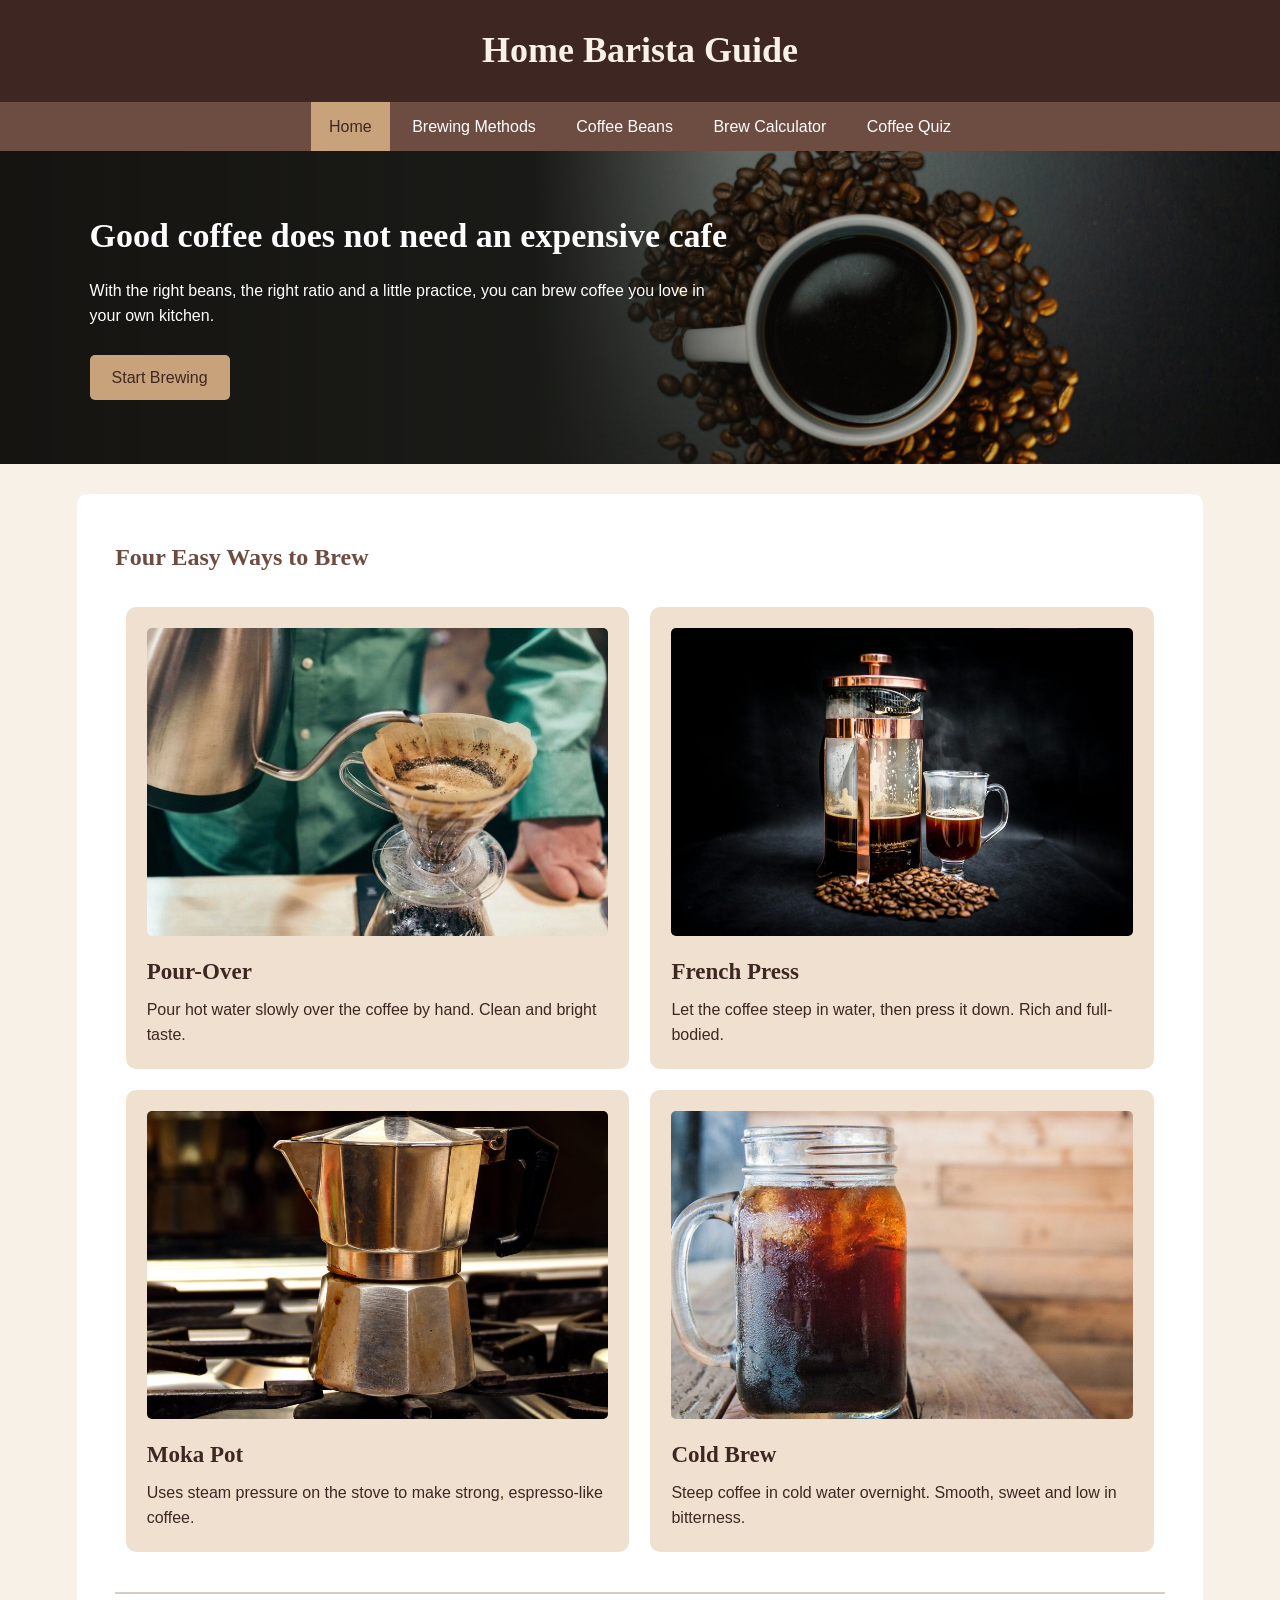
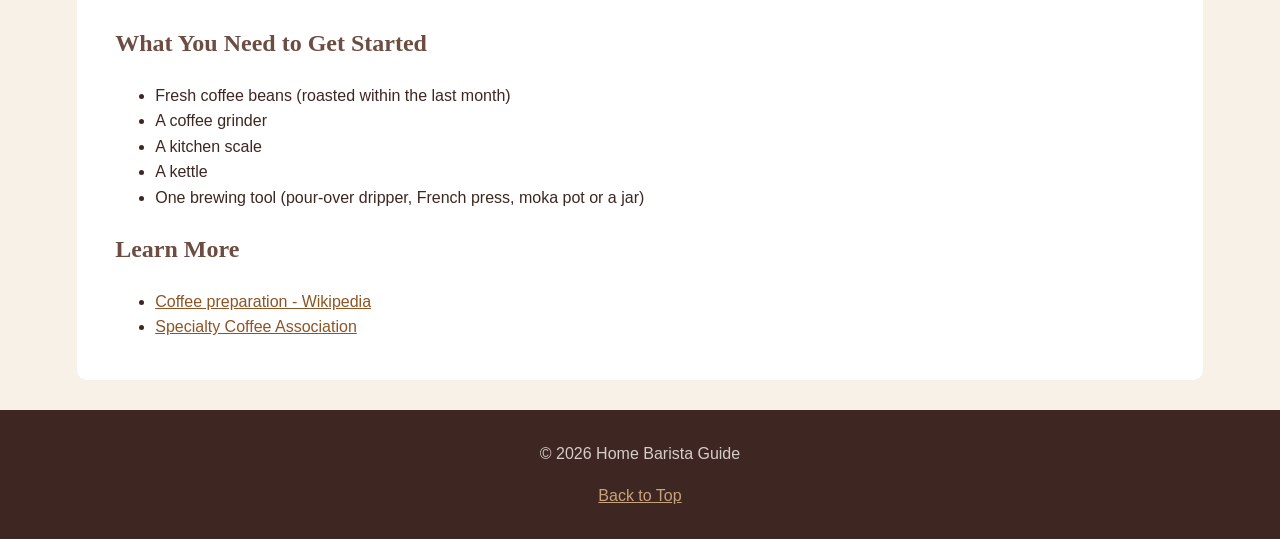
<file: index.html>
<!DOCTYPE html>
<html lang="en">
<head>
    <meta charset="UTF-8">
    <meta name="viewport" content="width=device-width, initial-scale=1.0">
    <title>Home Barista Guide | Home</title>
    <link rel="stylesheet" href="style.css">
</head>
<body>
    <!-- Header: same on every page -->
    <div class="header" id="top">
        <h1>Home Barista Guide</h1>
    </div>

    <!-- Navigation menu: links to all pages -->
    <ul class="nav">
        <li><a class="current" href="index.html">Home</a></li>
        <li><a href="methods.html">Brewing Methods</a></li>
        <li><a href="beans.html">Coffee Beans</a></li>
        <li><a href="calculator.html">Brew Calculator</a></li>
        <li><a href="quiz.html">Coffee Quiz</a></li>
    </ul>

    <!-- Hero section with background image -->
    <div class="hero">
        <div class="hero-text">
            <h2>Good coffee does not need an expensive cafe</h2>
            <p>With the right beans, the right ratio and a little practice,
               you can brew coffee you love in your own kitchen.</p>
            <a class="button" href="methods.html">Start Brewing</a>
        </div>
    </div>

    <div class="content">
        <!-- 2 x 2 grid layout made with div elements -->
        <h2>Four Easy Ways to Brew</h2>
        <div class="row">
            <div class="box">
                <img src="images/pourover.jpg" alt="A pour-over dripper sitting on a glass coffee server">
                <h3><a href="methods.html#pour-over">Pour-Over</a></h3>
                <p>Pour hot water slowly over the coffee by hand. Clean and bright taste.</p>
            </div>
            <div class="box">
                <img src="images/frenchpress.jpg" alt="A glass French press with a metal plunger">
                <h3><a href="methods.html#french-press">French Press</a></h3>
                <p>Let the coffee steep in water, then press it down. Rich and full-bodied.</p>
            </div>
        </div>
        <div class="row">
            <div class="box">
                <img src="images/mokapot.jpg" alt="A silver moka pot on a stove">
                <h3><a href="methods.html#moka-pot">Moka Pot</a></h3>
                <p>Uses steam pressure on the stove to make strong, espresso-like coffee.</p>
            </div>
            <div class="box">
                <img src="images/coldbrew.jpg" alt="A glass jar of cold brew coffee with ice cubes">
                <h3><a href="methods.html#cold-brew">Cold Brew</a></h3>
                <p>Steep coffee in cold water overnight. Smooth, sweet and low in bitterness.</p>
            </div>
        </div>

        <hr>

        <h2>What You Need to Get Started</h2>
        <ul>
            <li>Fresh coffee beans (roasted within the last month)</li>
            <li>A coffee grinder</li>
            <li>A kitchen scale</li>
            <li>A kettle</li>
            <li>One brewing tool (pour-over dripper, French press, moka pot or a jar)</li>
        </ul>

        <h2>Learn More</h2>
        <ul>
            <li><a href="https://en.wikipedia.org/wiki/Coffee_preparation" target="_blank">Coffee preparation - Wikipedia</a></li>
            <li><a href="https://sca.coffee/" target="_blank">Specialty Coffee Association</a></li>
        </ul>
    </div>

    <!-- Footer: same on every page -->
    <div class="footer">
        <p>&copy; 2026 Home Barista Guide</p>
        <p><a href="#top">Back to Top</a></p>
    </div>
</body>
</html>
</file>
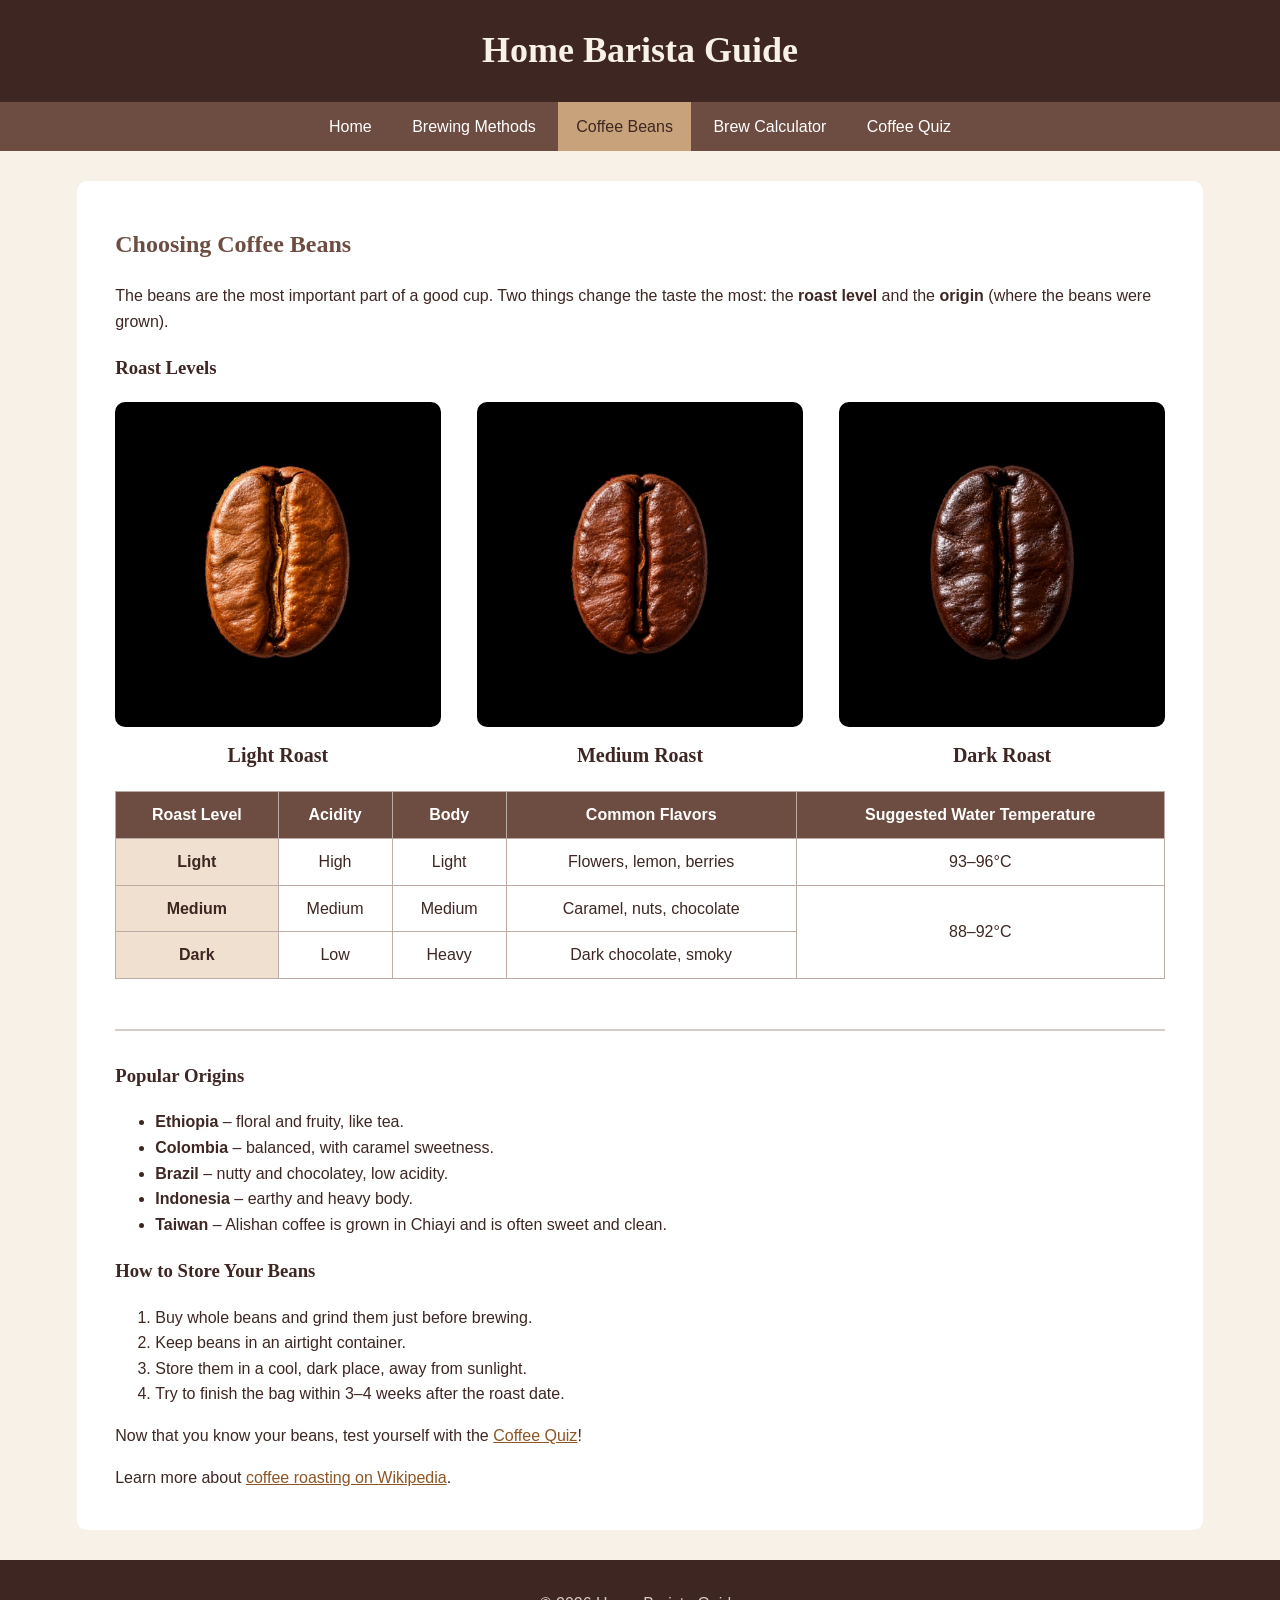
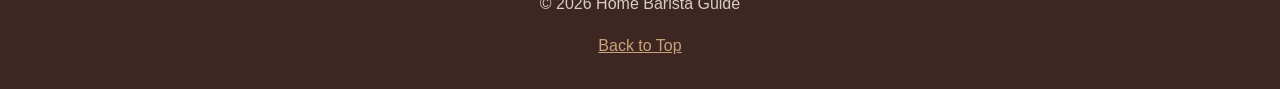
<file: beans.html>
<!DOCTYPE html>
<html lang="en">
<head>
    <meta charset="UTF-8">
    <meta name="viewport" content="width=device-width, initial-scale=1.0">
    <title>Home Barista Guide | Coffee Beans</title>
    <link rel="stylesheet" href="style.css">
</head>
<body>
    <div class="header" id="top">
        <h1>Home Barista Guide</h1>
    </div>

    <ul class="nav">
        <li><a href="index.html">Home</a></li>
        <li><a href="methods.html">Brewing Methods</a></li>
        <li><a class="current" href="beans.html">Coffee Beans</a></li>
        <li><a href="calculator.html">Brew Calculator</a></li>
        <li><a href="quiz.html">Coffee Quiz</a></li>
    </ul>

    <div class="content">
        <h2>Choosing Coffee Beans</h2>
        <p>The beans are the most important part of a good cup. Two things change the taste the most:
           the <strong>roast level</strong> and the <strong>origin</strong> (where the beans were grown).</p>

        <!-- Photo gallery with overlay fade on hover -->
        <h3>Roast Levels</h3>
        <div class="gallery">
            <div class="photo">
                <img src="images/light-roast.jpg" alt="Light roast coffee bean">
                <div class="overlay">
                    <p>Fruity and sour. Best for pour-over.</p>
                </div>
                <h4>Light Roast</h4>
            </div>
            <div class="photo">
                <img src="images/medium-roast.jpg" alt="Medium roast coffee bean">
                <div class="overlay">
                    <p>Sweet and balanced. Good for any method.</p>
                </div>
                <h4>Medium Roast</h4>
            </div>
            <div class="photo">
                <img src="images/dark-roast.jpg" alt="Dark roast coffee bean">
                <div class="overlay">
                    <p>Bitter and smoky. Great with milk.</p>
                </div>
                <h4>Dark Roast</h4>
            </div>
        </div>

        <!-- Roast level table -->
        <div class="table-wrap">
        <table>
            <thead>
                <tr>
                    <th>Roast Level</th>
                    <th>Acidity</th>
                    <th>Body</th>
                    <th>Common Flavors</th>
                    <th>Suggested Water Temperature</th>
                </tr>
            </thead>
            <tbody>
                <tr>
                    <th>Light</th>
                    <td>High</td>
                    <td>Light</td>
                    <td>Flowers, lemon, berries</td>
                    <td>93&ndash;96&deg;C</td>
                </tr>
                <tr>
                    <th>Medium</th>
                    <td>Medium</td>
                    <td>Medium</td>
                    <td>Caramel, nuts, chocolate</td>
                    <td rowspan="2">88&ndash;92&deg;C</td>
                </tr>
                <tr>
                    <th>Dark</th>
                    <td>Low</td>
                    <td>Heavy</td>
                    <td>Dark chocolate, smoky</td>
                </tr>
            </tbody>
        </table>
        </div>

        <hr>

        <h3>Popular Origins</h3>
        <ul>
            <li><strong>Ethiopia</strong> &ndash; floral and fruity, like tea.</li>
            <li><strong>Colombia</strong> &ndash; balanced, with caramel sweetness.</li>
            <li><strong>Brazil</strong> &ndash; nutty and chocolatey, low acidity.</li>
            <li><strong>Indonesia</strong> &ndash; earthy and heavy body.</li>
            <li><strong>Taiwan</strong> &ndash; Alishan coffee is grown in Chiayi and is often sweet and clean.</li>
        </ul>

        <h3>How to Store Your Beans</h3>
        <ol>
            <li>Buy whole beans and grind them just before brewing.</li>
            <li>Keep beans in an airtight container.</li>
            <li>Store them in a cool, dark place, away from sunlight.</li>
            <li>Try to finish the bag within 3&ndash;4 weeks after the roast date.</li>
        </ol>

        <p>Now that you know your beans, test yourself with the <a href="quiz.html">Coffee Quiz</a>!</p>
        <p>Learn more about <a href="https://en.wikipedia.org/wiki/Coffee_roasting" target="_blank">coffee roasting on Wikipedia</a>.</p>
    </div>

    <div class="footer">
        <p>&copy; 2026 Home Barista Guide</p>
        <p><a href="#top">Back to Top</a></p>
    </div>
</body>
</html>
</file>
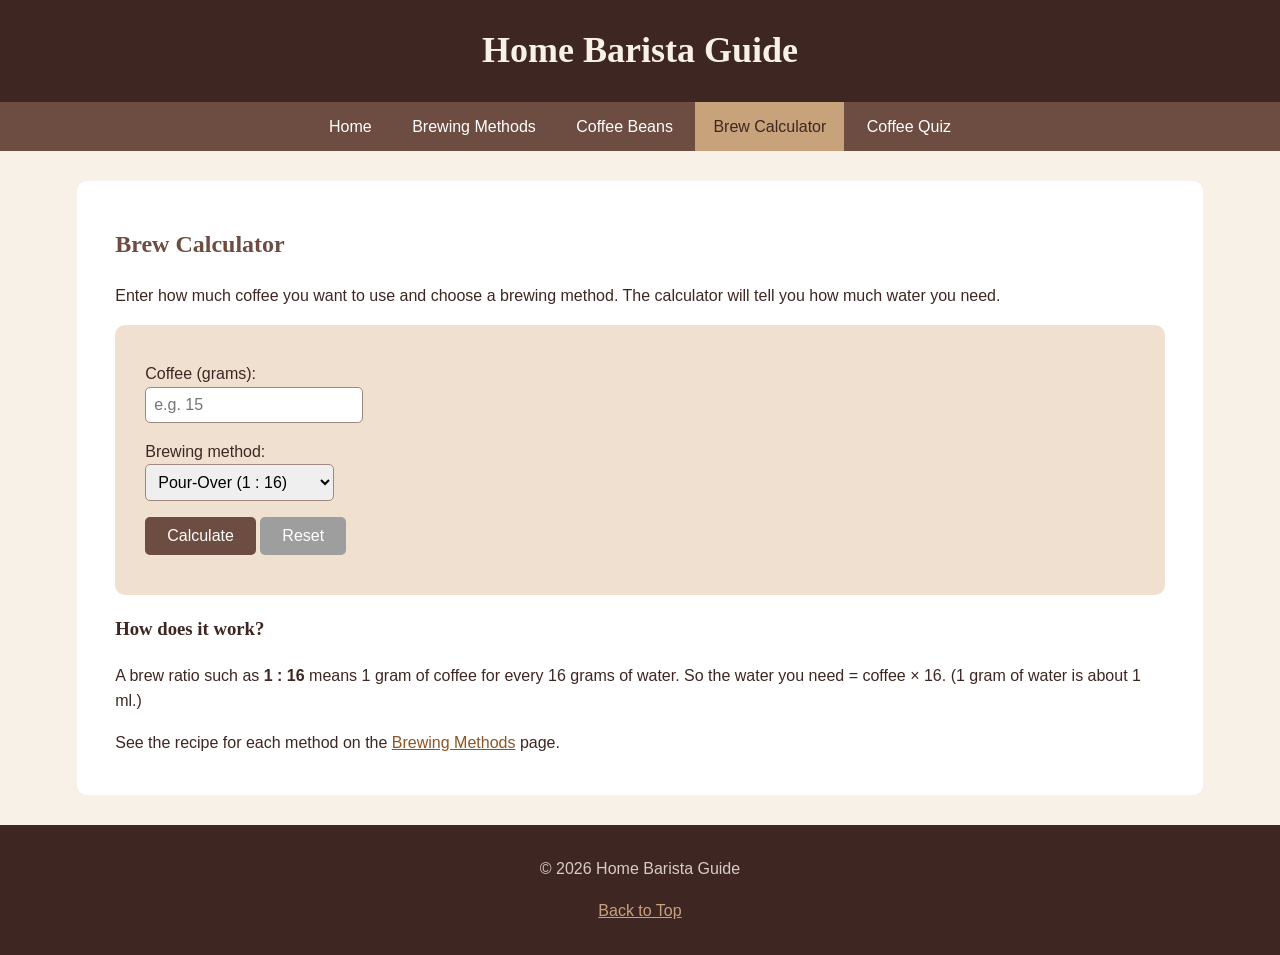
<file: calculator.html>
<!DOCTYPE html>
<html lang="en">
<head>
    <meta charset="UTF-8">
    <meta name="viewport" content="width=device-width, initial-scale=1.0">
    <title>Home Barista Guide | Brew Calculator</title>
    <link rel="stylesheet" href="style.css">
</head>
<body>
    <div class="header" id="top">
        <h1>Home Barista Guide</h1>
    </div>

    <ul class="nav">
        <li><a href="index.html">Home</a></li>
        <li><a href="methods.html">Brewing Methods</a></li>
        <li><a href="beans.html">Coffee Beans</a></li>
        <li><a class="current" href="calculator.html">Brew Calculator</a></li>
        <li><a href="quiz.html">Coffee Quiz</a></li>
    </ul>

    <div class="content">
        <h2>Brew Calculator</h2>
        <p>Enter how much coffee you want to use and choose a brewing method.
           The calculator will tell you how much water you need.</p>

        <div class="tool-box">
            <p>
                Coffee (grams):<br>
                <input type="number" id="coffeeInput" placeholder="e.g. 15">
            </p>
            <p>
                Brewing method:<br>
                <select id="methodSelect">
                    <option value="16">Pour-Over (1 : 16)</option>
                    <option value="14">French Press (1 : 14)</option>
                    <option value="7">Moka Pot (1 : 7)</option>
                    <option value="10">Cold Brew (1 : 10)</option>
                </select>
            </p>
            <button onclick="calculateWater()">Calculate</button>
            <button class="gray" onclick="resetCalculator()">Reset</button>

            <!-- JavaScript will write the answer here -->
            <div id="result" class="result"></div>
        </div>

        <h3>How does it work?</h3>
        <p>A brew ratio such as <strong>1 : 16</strong> means 1 gram of coffee for every 16 grams of water.
           So the water you need = coffee &times; 16. (1 gram of water is about 1 ml.)</p>
        <p>See the recipe for each method on the <a href="methods.html#compare">Brewing Methods</a> page.</p>
    </div>

    <div class="footer">
        <p>&copy; 2026 Home Barista Guide</p>
        <p><a href="#top">Back to Top</a></p>
    </div>

    <script src="calculator.js"></script>
</body>
</html>
</file>
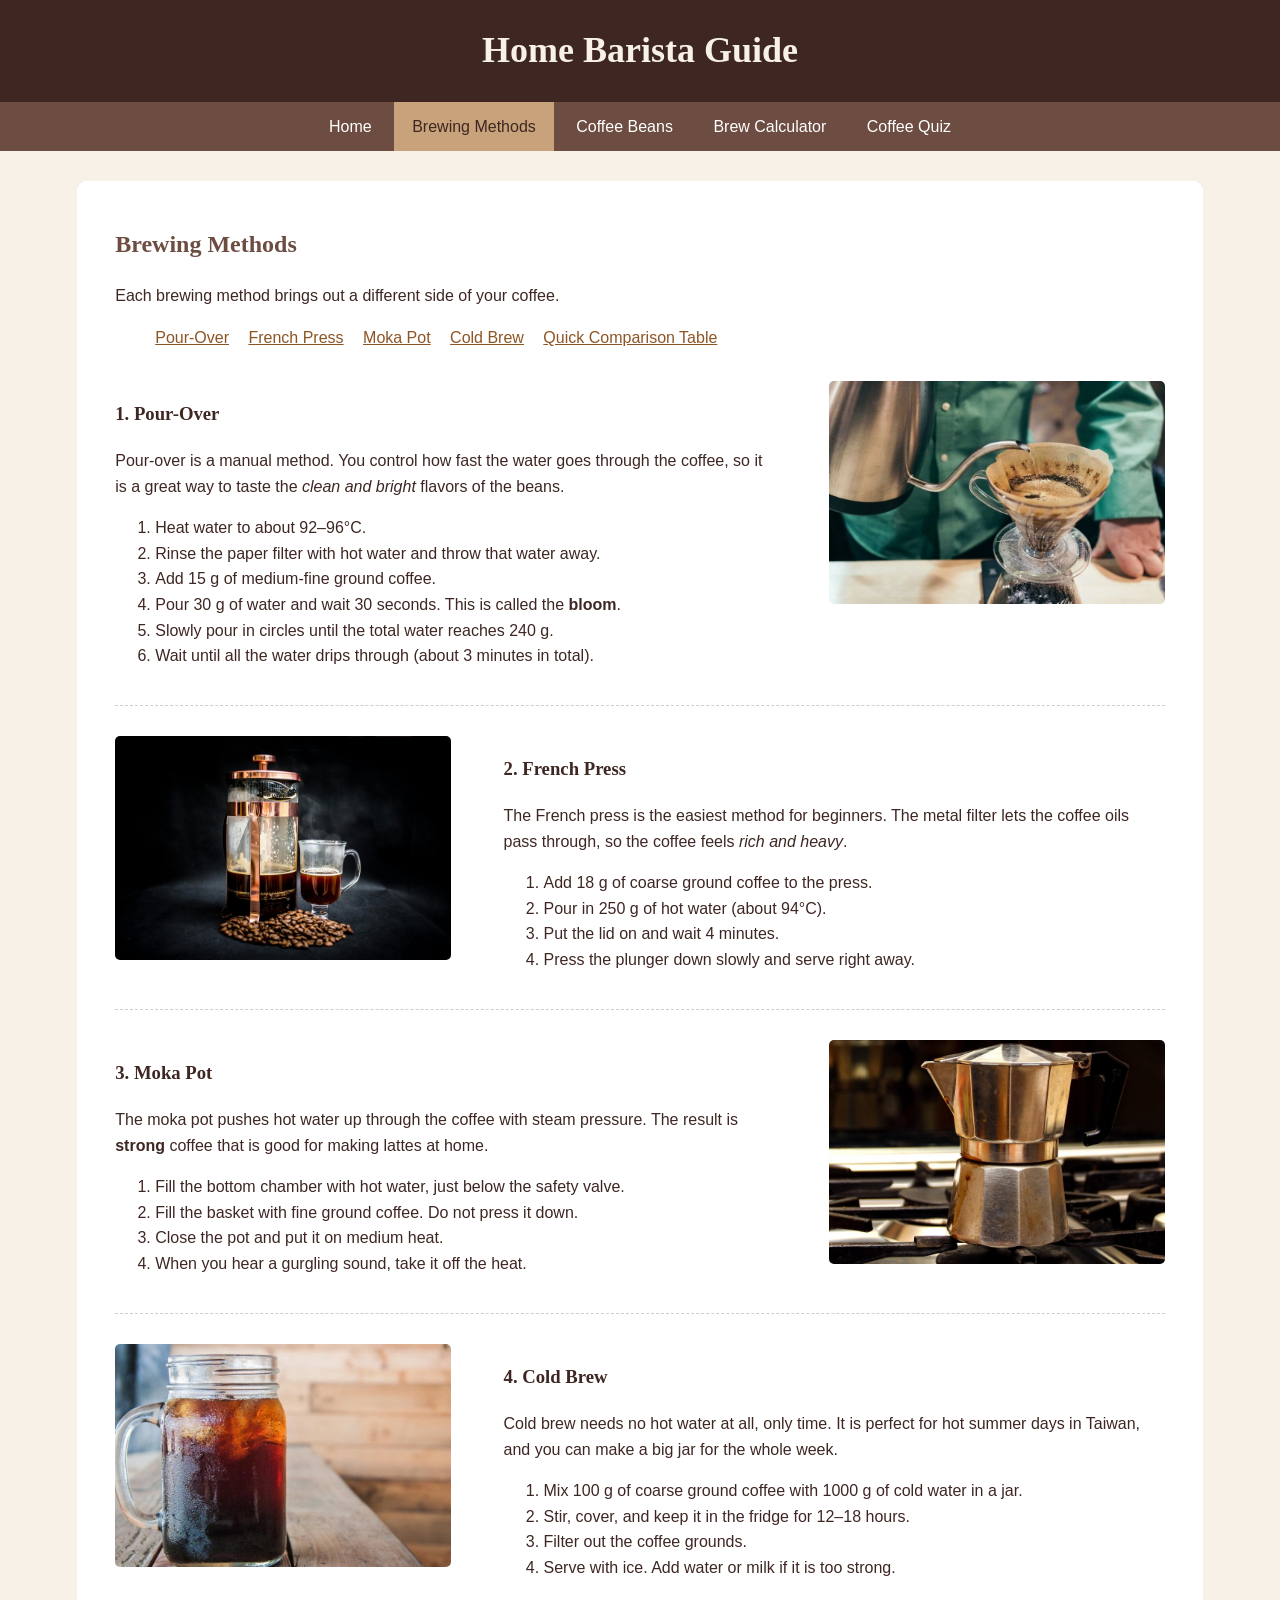
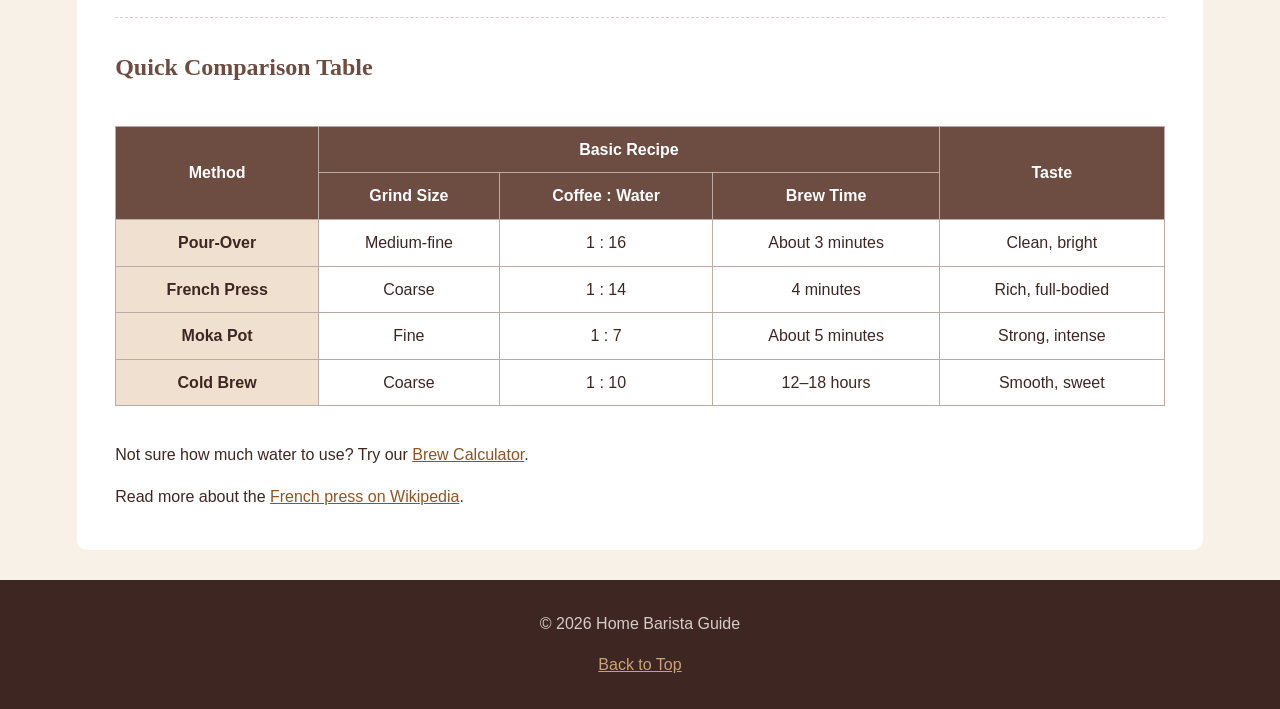
<file: methods.html>
<!DOCTYPE html>
<html lang="en">
<head>
    <meta charset="UTF-8">
    <meta name="viewport" content="width=device-width, initial-scale=1.0">
    <title>Home Barista Guide | Brewing Methods</title>
    <link rel="stylesheet" href="style.css">
</head>
<body>
    <div class="header" id="top">
        <h1>Home Barista Guide</h1>
    </div>

    <ul class="nav">
        <li><a href="index.html">Home</a></li>
        <li><a class="current" href="methods.html">Brewing Methods</a></li>
        <li><a href="beans.html">Coffee Beans</a></li>
        <li><a href="calculator.html">Brew Calculator</a></li>
        <li><a href="quiz.html">Coffee Quiz</a></li>
    </ul>

    <div class="content">
        <h2>Brewing Methods</h2>
        <p>Each brewing method brings out a different side of your coffee.</p>

        <!-- Internal links to sections on this page -->
        <ul class="jump-links">
            <li><a href="#pour-over">Pour-Over</a></li>
            <li><a href="#french-press">French Press</a></li>
            <li><a href="#moka-pot">Moka Pot</a></li>
            <li><a href="#cold-brew">Cold Brew</a></li>
            <li><a href="#compare">Quick Comparison Table</a></li>
        </ul>

        <!-- Pour-over: image floats to the right -->
        <div class="method clearfix" id="pour-over">
            <img class="float-right" src="images/pourover.jpg" alt="A pour-over dripper sitting on a glass coffee server">
            <h3>1. Pour-Over</h3>
            <p>Pour-over is a manual method. You control how fast the water goes through
               the coffee, so it is a great way to taste the <em>clean and bright</em> flavors of the beans.</p>
            <ol>
                <li>Heat water to about 92&ndash;96&deg;C.</li>
                <li>Rinse the paper filter with hot water and throw that water away.</li>
                <li>Add 15 g of medium-fine ground coffee.</li>
                <li>Pour 30 g of water and wait 30 seconds. This is called the <strong>bloom</strong>.</li>
                <li>Slowly pour in circles until the total water reaches 240 g.</li>
                <li>Wait until all the water drips through (about 3 minutes in total).</li>
            </ol>
        </div>

        <!-- French press: image floats to the left -->
        <div class="method clearfix" id="french-press">
            <img class="float-left" src="images/frenchpress.jpg" alt="A glass French press with a metal plunger">
            <h3>2. French Press</h3>
            <p>The French press is the easiest method for beginners. The metal filter lets the coffee
               oils pass through, so the coffee feels <em>rich and heavy</em>.</p>
            <ol>
                <li>Add 18 g of coarse ground coffee to the press.</li>
                <li>Pour in 250 g of hot water (about 94&deg;C).</li>
                <li>Put the lid on and wait 4 minutes.</li>
                <li>Press the plunger down slowly and serve right away.</li>
            </ol>
        </div>

        <!-- Moka pot: image floats to the right -->
        <div class="method clearfix" id="moka-pot">
            <img class="float-right" src="images/mokapot.jpg" alt="A silver moka pot on a stove">
            <h3>3. Moka Pot</h3>
            <p>The moka pot pushes hot water up through the coffee with steam pressure.
               The result is <strong>strong</strong> coffee that is good for making lattes at home.</p>
            <ol>
                <li>Fill the bottom chamber with hot water, just below the safety valve.</li>
                <li>Fill the basket with fine ground coffee. Do not press it down.</li>
                <li>Close the pot and put it on medium heat.</li>
                <li>When you hear a gurgling sound, take it off the heat.</li>
            </ol>
        </div>

        <!-- Cold brew: image floats to the left -->
        <div class="method clearfix" id="cold-brew">
            <img class="float-left" src="images/coldbrew.jpg" alt="A glass jar of cold brew coffee with ice cubes">
            <h3>4. Cold Brew</h3>
            <p>Cold brew needs no hot water at all, only time. It is perfect for hot summer days
               in Taiwan, and you can make a big jar for the whole week.</p>
            <ol>
                <li>Mix 100 g of coarse ground coffee with 1000 g of cold water in a jar.</li>
                <li>Stir, cover, and keep it in the fridge for 12&ndash;18 hours.</li>
                <li>Filter out the coffee grounds.</li>
                <li>Serve with ice. Add water or milk if it is too strong.</li>
            </ol>
        </div>

        <!-- Comparison table -->
        <h2 id="compare">Quick Comparison Table</h2>
        <div class="table-wrap">
        <table>
            <thead>
                <tr>
                    <th rowspan="2">Method</th>
                    <th colspan="3">Basic Recipe</th>
                    <th rowspan="2">Taste</th>
                </tr>
                <tr>
                    <th>Grind Size</th>
                    <th>Coffee : Water</th>
                    <th>Brew Time</th>
                </tr>
            </thead>
            <tbody>
                <tr>
                    <th>Pour-Over</th>
                    <td>Medium-fine</td>
                    <td>1 : 16</td>
                    <td>About 3 minutes</td>
                    <td>Clean, bright</td>
                </tr>
                <tr>
                    <th>French Press</th>
                    <td>Coarse</td>
                    <td>1 : 14</td>
                    <td>4 minutes</td>
                    <td>Rich, full-bodied</td>
                </tr>
                <tr>
                    <th>Moka Pot</th>
                    <td>Fine</td>
                    <td>1 : 7</td>
                    <td>About 5 minutes</td>
                    <td>Strong, intense</td>
                </tr>
                <tr>
                    <th>Cold Brew</th>
                    <td>Coarse</td>
                    <td>1 : 10</td>
                    <td>12&ndash;18 hours</td>
                    <td>Smooth, sweet</td>
                </tr>
            </tbody>
        </table>
        </div>
        <p>Not sure how much water to use? Try our <a href="calculator.html">Brew Calculator</a>.</p>
        <p>Read more about the <a href="https://en.wikipedia.org/wiki/French_press" target="_blank">French press on Wikipedia</a>.</p>
    </div>

    <div class="footer">
        <p>&copy; 2026 Home Barista Guide</p>
        <p><a href="#top">Back to Top</a></p>
    </div>
</body>
</html>
</file>
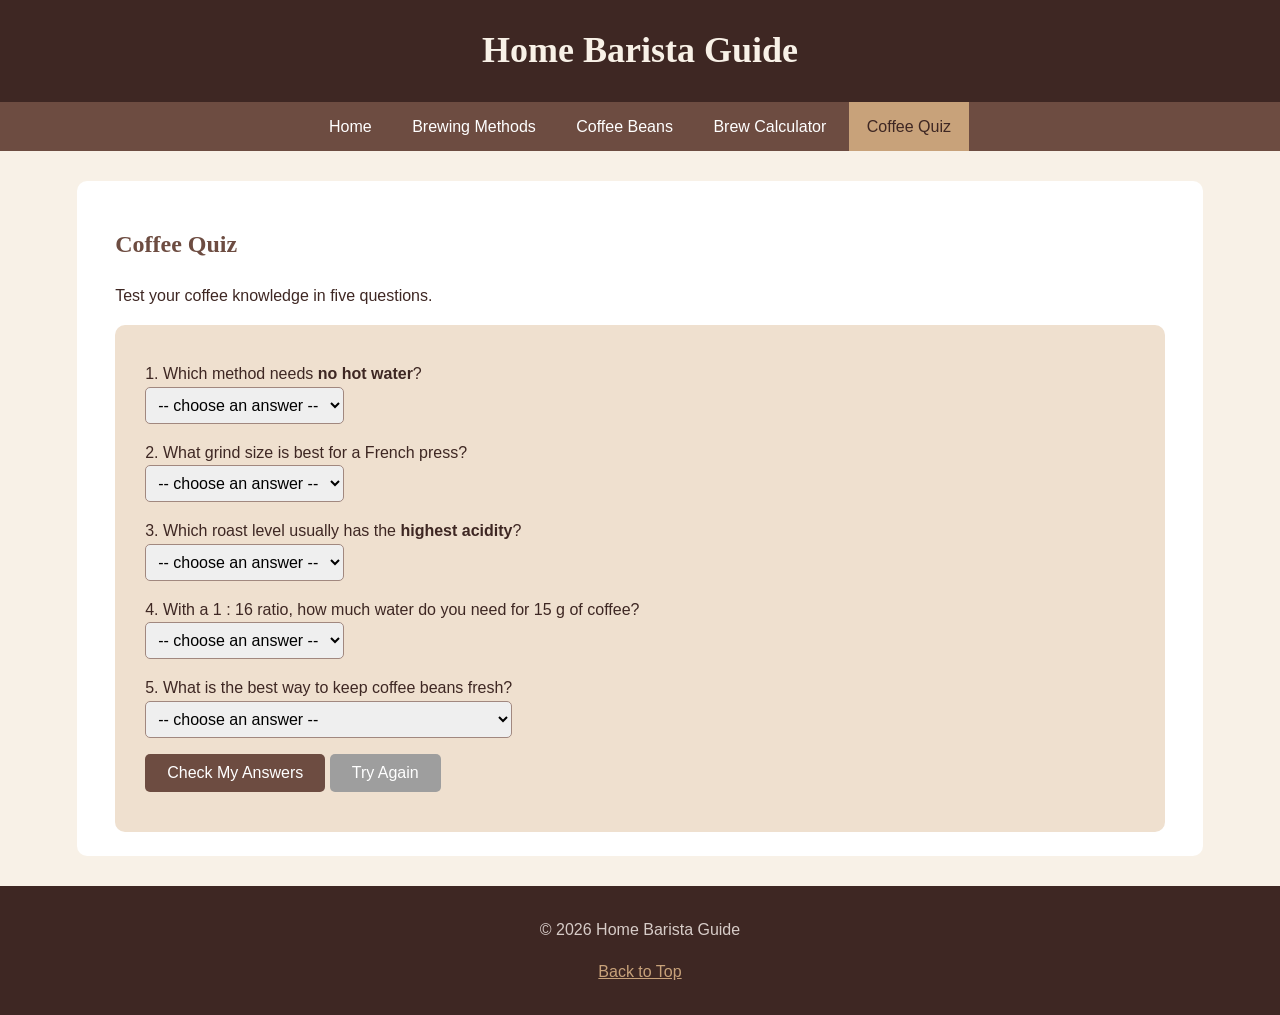
<file: quiz.html>
<!DOCTYPE html>
<html lang="en">
<head>
    <meta charset="UTF-8">
    <meta name="viewport" content="width=device-width, initial-scale=1.0">
    <title>Home Barista Guide | Coffee Quiz</title>
    <link rel="stylesheet" href="style.css">
</head>
<body>
    <div class="header" id="top">
        <h1>Home Barista Guide</h1>
    </div>

    <ul class="nav">
        <li><a href="index.html">Home</a></li>
        <li><a href="methods.html">Brewing Methods</a></li>
        <li><a href="beans.html">Coffee Beans</a></li>
        <li><a href="calculator.html">Brew Calculator</a></li>
        <li><a class="current" href="quiz.html">Coffee Quiz</a></li>
    </ul>

    <div class="content">
        <h2>Coffee Quiz</h2>
        <p>Test your coffee knowledge in five questions.</p>

        <div class="tool-box">
            <p>
                1. Which method needs <strong>no hot water</strong>?<br>
                <select id="q1">
                    <option value="">-- choose an answer --</option>
                    <option value="a">Pour-Over</option>
                    <option value="b">Moka Pot</option>
                    <option value="c">Cold Brew</option>
                </select>
                <span id="feedback1"></span>
            </p>
            <p>
                2. What grind size is best for a French press?<br>
                <select id="q2">
                    <option value="">-- choose an answer --</option>
                    <option value="a">Coarse</option>
                    <option value="b">Very fine</option>
                    <option value="c">Medium-fine</option>
                </select>
                <span id="feedback2"></span>
            </p>
            <p>
                3. Which roast level usually has the <strong>highest acidity</strong>?<br>
                <select id="q3">
                    <option value="">-- choose an answer --</option>
                    <option value="a">Dark roast</option>
                    <option value="b">Light roast</option>
                    <option value="c">Medium roast</option>
                </select>
                <span id="feedback3"></span>
            </p>
            <p>
                4. With a 1 : 16 ratio, how much water do you need for 15 g of coffee?<br>
                <select id="q4">
                    <option value="">-- choose an answer --</option>
                    <option value="a">160 g</option>
                    <option value="b">240 g</option>
                    <option value="c">300 g</option>
                </select>
                <span id="feedback4"></span>
            </p>
            <p>
                5. What is the best way to keep coffee beans fresh?<br>
                <select id="q5">
                    <option value="">-- choose an answer --</option>
                    <option value="a">Grind them all at once and leave the bag open</option>
                    <option value="b">Keep them next to a sunny window</option>
                    <option value="c">Keep whole beans in an airtight container</option>
                </select>
                <span id="feedback5"></span>
            </p>

            <button onclick="checkQuiz()">Check My Answers</button>
            <button class="gray" onclick="resetQuiz()">Try Again</button>

            <!-- JavaScript will write the score here -->
            <div id="score" class="result"></div>
        </div>
    </div>

    <div class="footer">
        <p>&copy; 2026 Home Barista Guide</p>
        <p><a href="#top">Back to Top</a></p>
    </div>

    <script src="quiz.js"></script>
</body>
</html>
</file>
<file: style.css>
/* ===== Home Barista Guide - style.css ===== */

/* ----- Whole page ----- */
body {
    min-height: 100vh;
    display: flex;
    flex-direction: column;
    margin: 0;
    font-family: Arial, Helvetica, sans-serif;
    font-size: 16px;
    line-height: 1.6;
    color: #3e2723;
    background-color: #f8f1e7;
}

h1, h2, h3 {
    font-family: Georgia, "Times New Roman", serif;
}

h2 {
    color: #6d4c41;
}

/* ----- Header ----- */
.header {
    background-color: #3e2723;
    color: #f8f1e7;
    text-align: center;
    padding: 22px 20px;
}

.header h1 {
    margin: 0;
    font-size: 36px;
}

/* ----- Navigation menu (horizontal list) ----- */
.nav {
    text-align: center;
    list-style-type: none;
    margin: 0;
    padding: 0;
    overflow: hidden;
    background-color: #6d4c41;
}

.nav li {
    display: inline-block;
}

.nav li a {
    display: block;
    color: white;
    text-align: center;
    padding: 12px 18px;
    text-decoration: none;
}

.nav li a:hover {
    background-color: #a1887f;
}

/* the page the user is on now */
.nav li a.current {
    background-color: #c8a27a;
    color: #3e2723;
}

/* ----- Links ----- */
a {
    color: #8d5524;
}

a:visited {
    color: #6d4c41;
}

a:hover {
    color: #d2691e;
}

a:active {
    color: red;
}

/* ----- Hero section (home page) ----- */
.hero {
    background-image: linear-gradient(to right, rgba(20, 17, 14, 0.85), rgba(20, 17, 14, 0.05)), url("images/hero.jpg");
    background-size: cover;
    background-position: center;
    position: relative;
}

.hero-text {
    padding: 64px 7%;
    width: 72%;
    color: white;
}

.hero-text h2 {
    color: white;
    font-size: 34px;
    line-height: 1.25;
    margin: 0 0 20px 0;
}

.hero-text p {
    width: 70%;
    margin: 0 0 26px 0;
}

/* ----- Main content area ----- */
.content {
    width: 82%;
    margin: 30px auto;
    padding: 24px 3%;
    background-color: white;
    border-radius: 10px;
}

hr {
    border: 1px solid #d7ccc8;
    margin: 30px 0;
}

/* ----- Buttons ----- */
/* link that looks like a button (home page) */
.button {
    display: inline-block;
    background-color: #c8a27a;
    color: #3e2723;
    padding: 10px 22px;
    border-radius: 5px;
    text-decoration: none;
}

.button:visited {
    color: #3e2723;
}

.button:hover {
    background-color: #f8f1e7;
    color: #3e2723;
}

/* real buttons (calculator and quiz) */
button {
    background-color: #6d4c41;
    color: white;
    padding: 10px 22px;
    border: none;
    border-radius: 5px;
    font-size: 16px;
    cursor: pointer;
}

button:hover {
    background-color: #3e2723;
    color: white;
}

button.gray {
    background-color: #9e9e9e;
}

button.gray:hover {
    background-color: #616161;
}

/* ----- 2 x 2 grid layout ----- */
.row {
    display: flex;
}

.box {
    width: 44%;
    margin: 1%;
    padding: 2%;
    text-align: left;
    background-color: #efe0cf;
    border-radius: 10px;
}

.box:hover {
    background-color: #e4c9a8;
}

.box img {
    display: block;
    width: 100%;
    height: auto;
    border-radius: 5px;
}

.box h3 {
    margin: 18px 0 6px 0;
    font-size: 23px;
}

.box h3 a {
    color: #3e2723;
    text-decoration: none;
}

.box h3 a:hover {
    color: #8d5524;
    text-decoration: underline;
}

.box p {
    margin: 0;
}

/* ----- Brewing method sections (float images) ----- */
.method {
    margin: 30px 0;
    padding-bottom: 20px;
    border-bottom: 1px dashed #d7ccc8;
}

.float-right {
    float: right;
    margin: 0 0 18px 5%;
    width: 32%;
    border-radius: 5px;
}

.float-left {
    float: left;
    margin: 0 5% 18px 0;
    width: 32%;
    border-radius: 5px;
}

/* stops the floated image from going outside its section */
.clearfix {
    overflow: hidden;
}

/* keeps the numbered steps next to the image, not under it */
.method ol {
    overflow: hidden;
}

.jump-links li {
    display: inline;
    margin-right: 15px;
}

/* ----- Tables ----- */
.table-wrap {
    overflow: auto;
}

table {
    width: 100%;
    border-collapse: collapse;
    margin: 20px 0;
}

th,
td {
    border: 1px solid #bcaaa4;
    padding: 10px;
    text-align: center;
}

thead th {
    background-color: #6d4c41;
    color: white;
}

tbody th {
    background-color: #efe0cf;
}

tbody tr:hover {
    background-color: #fff3e0;
}

/* ----- Photo gallery with overlay fade ----- */
.gallery {
    display: flex;
    justify-content: space-between;
}

.photo {
    position: relative;
    width: 31%;
}

.photo img {
    display: block;
    width: 100%;
    border-radius: 10px;
}

.overlay {
    position: absolute;
    top: 0;
    left: 0;
    right: 0;
    padding: 8%;
    color: white;
    text-align: center;
    background-color: rgba(62, 39, 35, 0.90);
    border-radius: 10px;
    opacity: 0;
    transition: opacity 1s;
}

.photo:hover .overlay {
    opacity: 1;
}

.photo h4 {
    text-align: center;
    font-family: Georgia, "Times New Roman", serif;
    font-size: 20px;
    margin: 12px 0 0 0;
}

.overlay p {
    margin: 0;
}

/* ----- Calculator and quiz box ----- */
.tool-box {
    background-color: #efe0cf;
    padding: 20px 30px;
    border-radius: 10px;
}

input,
select {
    padding: 8px;
    font-size: 16px;
    border: 1px solid #a1887f;
    border-radius: 5px;
}

.result {
    margin-top: 20px;
    font-size: 20px;
}

.correct {
    color: green;
    font-weight: bold;
}

.wrong {
    color: red;
    font-weight: bold;
}

/* ----- Footer ----- */
.footer {
    margin-top: auto;
    background-color: #3e2723;
    color: #d7ccc8;
    text-align: center;
    padding: 15px;
}

.footer a {
    color: #c8a27a;
}

.footer a:hover {
    color: white;
}
</file>
